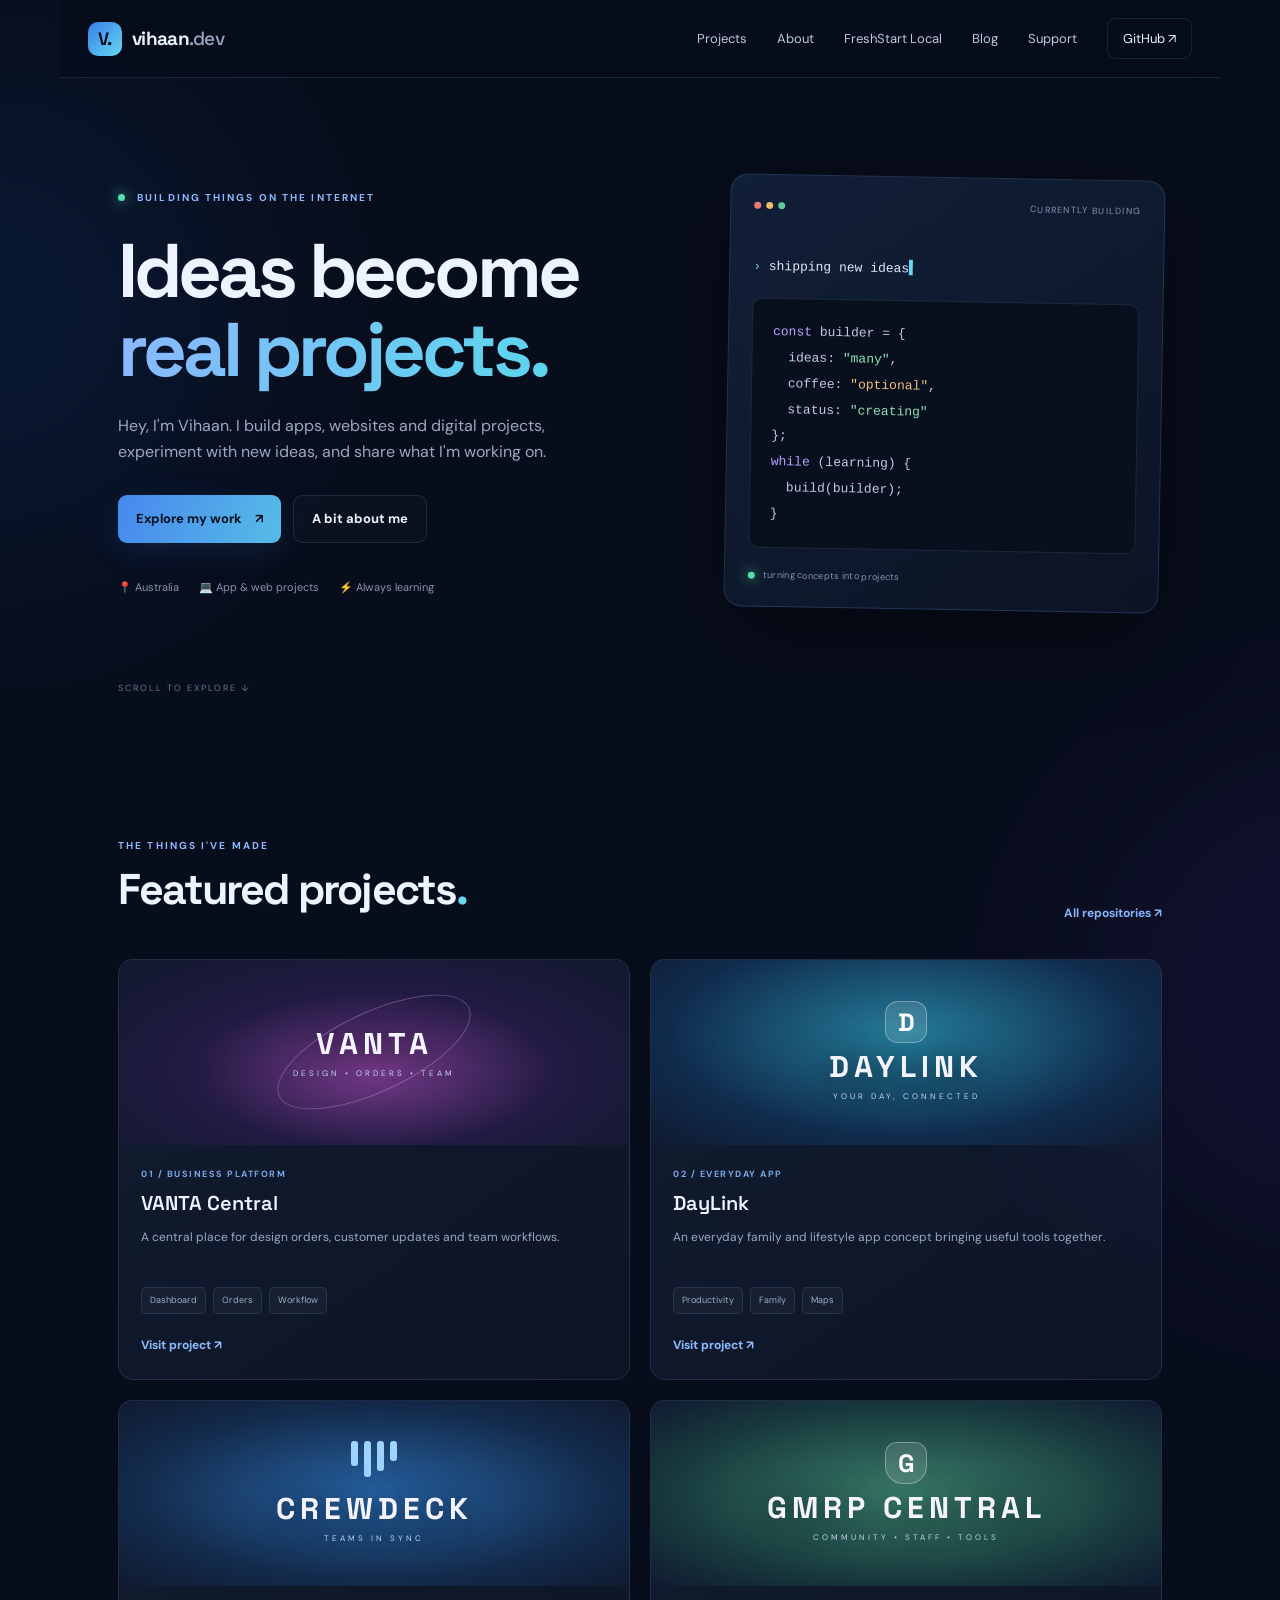
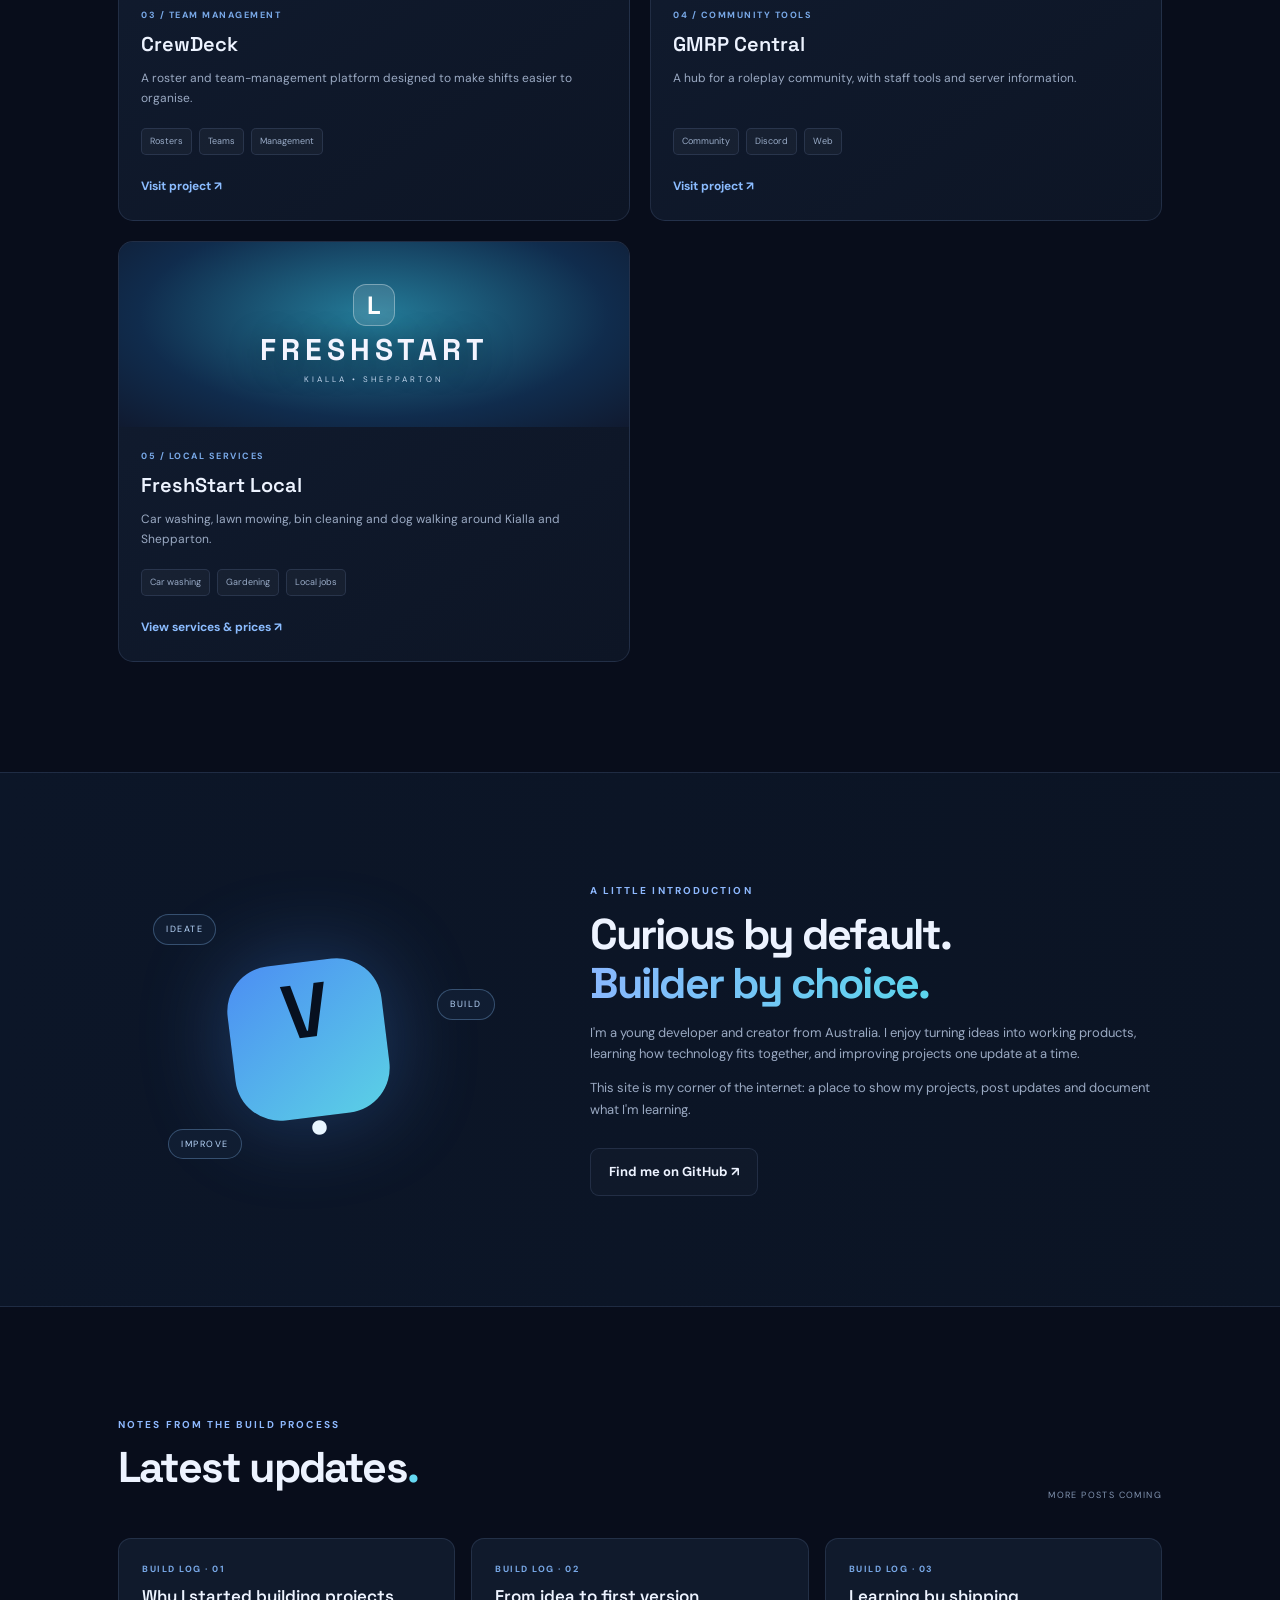
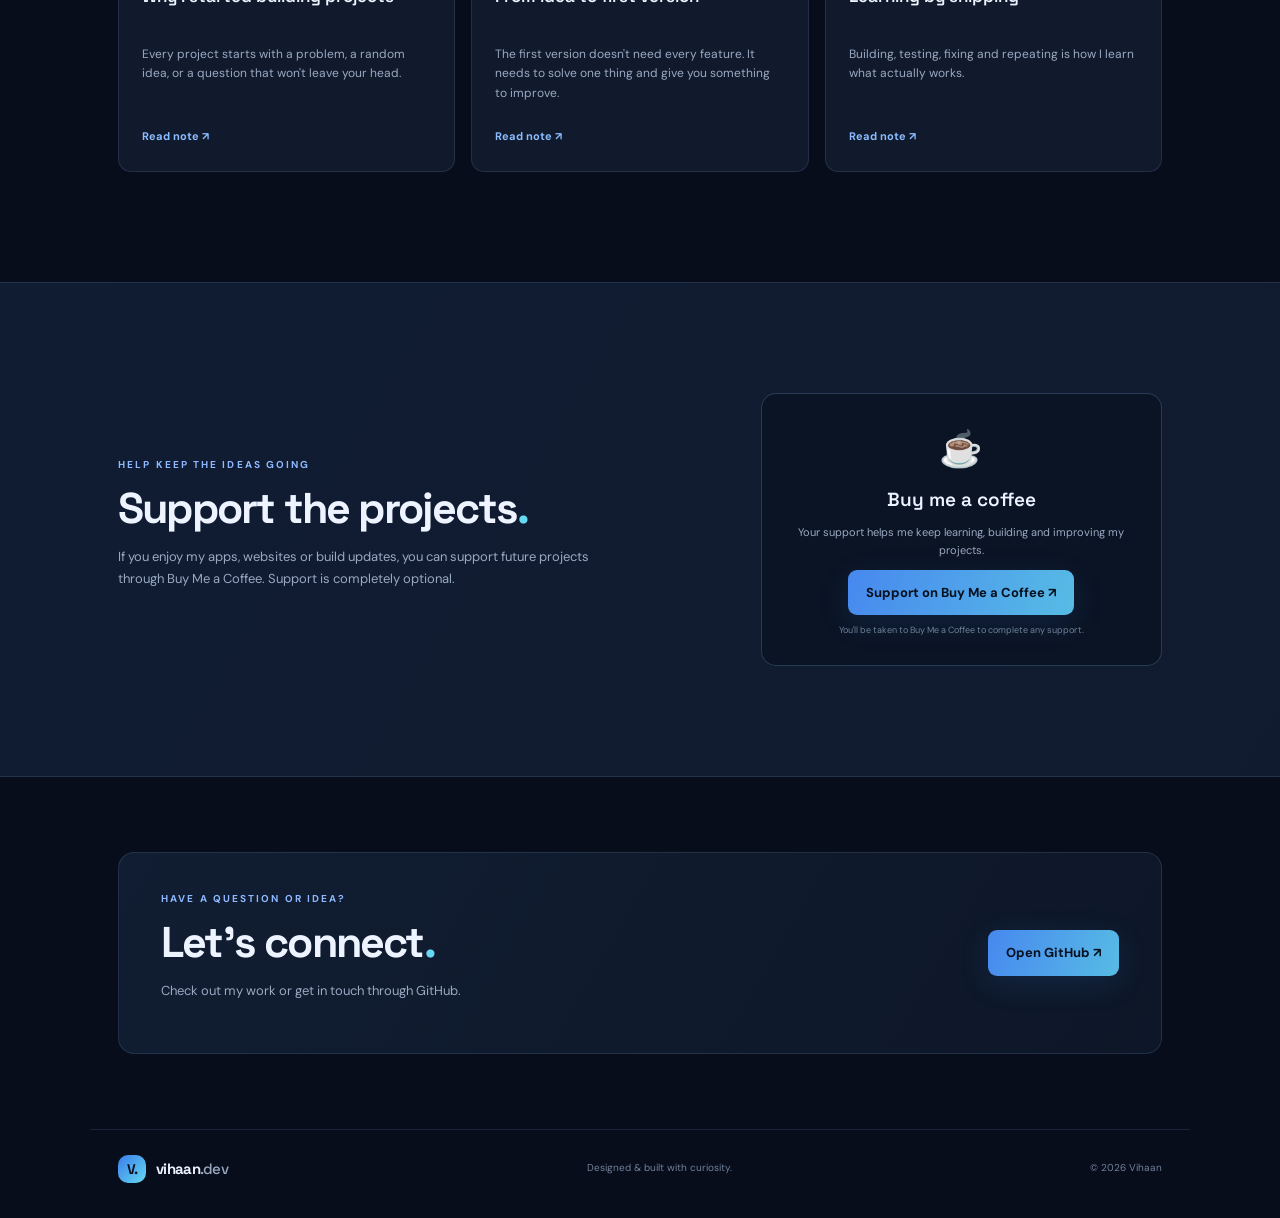
<file: index.html>
<!doctype html>
<html lang="en">
<head>
  <meta charset="utf-8">
  <meta name="viewport" content="width=device-width, initial-scale=1">
  <meta name="theme-color" content="#080d1b">
  <meta name="description" content="Vihaan's developer portfolio: apps, websites, experiments and updates.">
  <title>Vihaan | Developer & Builder</title>
  <link rel="preconnect" href="https://fonts.googleapis.com">
  <link rel="preconnect" href="https://fonts.gstatic.com" crossorigin>
  <link href="https://fonts.googleapis.com/css2?family=DM+Sans:wght@400;500;600;700&family=Space+Grotesk:wght@400;500;600;700&display=swap" rel="stylesheet">
  <link rel="stylesheet" href="styles.css">
  <script src="script.js" defer></script>
</head>
<body>
  <div class="ambient ambient-one"></div><div class="ambient ambient-two"></div>
  <header class="site-header">
    <a class="brand" href="#home" aria-label="Vihaan home"><span class="brand-mark">V.</span><span>vihaan<span class="muted">.dev</span></span></a>
    <button class="menu-toggle" aria-label="Toggle navigation" aria-expanded="false">☰</button>
    <nav class="nav">
      <a href="#projects">Projects</a><a href="#about">About</a><a href="local-services/">FreshStart Local</a><a href="#blog">Blog</a><a href="#support">Support</a>
      <a class="nav-cta" href="https://github.com/vihaanchillguy-ui" target="_blank" rel="noreferrer">GitHub ↗</a>
    </nav>
  </header>

  <main>
    <section class="hero section" id="home">
      <div class="hero-copy">
        <div class="eyebrow"><span class="status-dot"></span> BUILDING THINGS ON THE INTERNET</div>
        <h1>Ideas become<br><span class="gradient-text">real projects.</span></h1>
        <p class="hero-text">Hey, I'm Vihaan. I build apps, websites and digital projects, experiment with new ideas, and share what I'm working on.</p>
        <div class="hero-actions"><a class="button primary" href="#projects">Explore my work <span>↗</span></a><a class="button secondary" href="#about">A bit about me</a></div>
        <div class="hero-meta"><span>📍 Australia</span><span>💻 App & web projects</span><span>⚡ Always learning</span></div>
      </div>
      <div class="hero-card">
        <div class="card-top"><span class="window-dots"><i></i><i></i><i></i></span><span class="tiny-label">CURRENTLY BUILDING</span></div>
        <div class="terminal-line"><span class="terminal-prompt">›</span> <span id="typed-line">shipping new ideas</span><span class="cursor">▍</span></div>
        <div class="code-block"><span class="code-purple">const</span> builder = {<br>&nbsp;&nbsp;ideas: <span class="code-green">"many"</span>,<br>&nbsp;&nbsp;coffee: <span class="code-orange">"optional"</span>,<br>&nbsp;&nbsp;status: <span class="code-green">"creating"</span><br>};<br><span class="code-purple">while</span> (learning) {<br>&nbsp;&nbsp;build(builder);<br>}
        </div>
        <div class="card-bottom"><span class="live-pulse"></span> turning concepts into projects</div>
      </div>
      <a class="scroll-cue" href="#projects">SCROLL TO EXPLORE ↓</a>
    </section>

    <section class="section projects-section" id="projects">
      <div class="section-heading"><div><div class="eyebrow">THE THINGS I'VE MADE</div><h2>Featured projects<span class="accent">.</span></h2></div><a class="text-link" href="https://github.com/vihaanchillguy-ui?tab=repositories" target="_blank" rel="noreferrer">All repositories ↗</a></div>
      <div class="project-grid">
        <article class="project-card featured">
          <div class="project-art art-vanta"><span class="art-orbit"></span><span class="art-word">VANTA</span><span class="art-caption">DESIGN • ORDERS • TEAM</span></div>
          <div class="project-info"><div class="project-kicker">01 / BUSINESS PLATFORM</div><h3>VANTA Central</h3><p>A central place for design orders, customer updates and team workflows.</p><div class="tags"><span>Dashboard</span><span>Orders</span><span>Workflow</span></div><a class="text-link" href="https://vanta-central-236cf91c.base44.app" target="_blank" rel="noreferrer">Visit project ↗</a></div>
        </article>
        <article class="project-card">
          <div class="project-art art-daylink"><div class="daylink-icon">D</div><span class="art-word">DAYLINK</span><span class="art-caption">YOUR DAY, CONNECTED</span></div>
          <div class="project-info"><div class="project-kicker">02 / EVERYDAY APP</div><h3>DayLink</h3><p>An everyday family and lifestyle app concept bringing useful tools together.</p><div class="tags"><span>Productivity</span><span>Family</span><span>Maps</span></div><a class="text-link" href="https://daylink-daily-flow.base44.app" target="_blank" rel="noreferrer">Visit project ↗</a></div>
        </article>
        <article class="project-card">
          <div class="project-art art-crew"><div class="crew-bars"><i></i><i></i><i></i><i></i></div><span class="art-word">CREWDECK</span><span class="art-caption">TEAMS IN SYNC</span></div>
          <div class="project-info"><div class="project-kicker">03 / TEAM MANAGEMENT</div><h3>CrewDeck</h3><p>A roster and team-management platform designed to make shifts easier to organise.</p><div class="tags"><span>Rosters</span><span>Teams</span><span>Management</span></div><a class="text-link" href="https://crewdeckhub.com" target="_blank" rel="noreferrer">Visit project ↗</a></div>
        </article>
        <article class="project-card">
          <div class="project-art art-gmrp"><div class="gmrp-shield">G</div><span class="art-word">GMRP CENTRAL</span><span class="art-caption">COMMUNITY • STAFF • TOOLS</span></div>
          <div class="project-info"><div class="project-kicker">04 / COMMUNITY TOOLS</div><h3>GMRP Central</h3><p>A hub for a roleplay community, with staff tools and server information.</p><div class="tags"><span>Community</span><span>Discord</span><span>Web</span></div><a class="text-link" href="https://vihaanchillguy-ui.github.io/gmrp-central-site/" target="_blank" rel="noreferrer">Visit project ↗</a></div>
        </article>
        <article class="project-card"><div class="project-art art-daylink"><div class="daylink-icon">L</div><span class="art-word">FRESHSTART</span><span class="art-caption">KIALLA • SHEPPARTON</span></div><div class="project-info"><div class="project-kicker">05 / LOCAL SERVICES</div><h3>FreshStart Local</h3><p>Car washing, lawn mowing, bin cleaning and dog walking around Kialla and Shepparton.</p><div class="tags"><span>Car washing</span><span>Gardening</span><span>Local jobs</span></div><a class="text-link" href="local-services/">View services & prices ↗</a></div></article>
      </div>
    </section>

    <section class="about-section" id="about"><div class="section about-inner"><div class="about-visual"><div class="avatar">V<span>.</span></div><div class="orbit-label label-one">IDEATE</div><div class="orbit-label label-two">BUILD</div><div class="orbit-label label-three">IMPROVE</div></div><div class="about-copy"><div class="eyebrow">A LITTLE INTRODUCTION</div><h2>Curious by default.<br><span class="gradient-text">Builder by choice.</span></h2><p>I'm a young developer and creator from Australia. I enjoy turning ideas into working products, learning how technology fits together, and improving projects one update at a time.</p><p>This site is my corner of the internet: a place to show my projects, post updates and document what I'm learning.</p><a class="button secondary" href="https://github.com/vihaanchillguy-ui" target="_blank" rel="noreferrer">Find me on GitHub ↗</a></div></div></section>

    <section class="section blog-section" id="blog">
      <div class="section-heading"><div><div class="eyebrow">NOTES FROM THE BUILD PROCESS</div><h2>Latest updates<span class="accent">.</span></h2></div><span class="coming-label">MORE POSTS COMING</span></div>
      <div class="blog-grid">
        <article class="blog-card"><div class="blog-date">BUILD LOG · 01</div><h3>Why I started building projects</h3><p>Every project starts with a problem, a random idea, or a question that won't leave your head.</p><button class="read-more" data-post="0">Read note ↗</button></article>
        <article class="blog-card"><div class="blog-date">BUILD LOG · 02</div><h3>From idea to first version</h3><p>The first version doesn't need every feature. It needs to solve one thing and give you something to improve.</p><button class="read-more" data-post="1">Read note ↗</button></article>
        <article class="blog-card"><div class="blog-date">BUILD LOG · 03</div><h3>Learning by shipping</h3><p>Building, testing, fixing and repeating is how I learn what actually works.</p><button class="read-more" data-post="2">Read note ↗</button></article>
      </div>
    </section>

    <section class="support-section" id="support"><div class="section support-inner"><div><div class="eyebrow">HELP KEEP THE IDEAS GOING</div><h2>Support the projects<span class="accent">.</span></h2><p>If you enjoy my apps, websites or build updates, you can support future projects through Buy Me a Coffee. Support is completely optional.</p></div><div class="support-card"><div class="support-icon">☕</div><h3>Buy me a coffee</h3><p>Your support helps me keep learning, building and improving my projects.</p><a class="button primary" href="https://buymeacoffee.com/vihaansaini" target="_blank" rel="noopener noreferrer">Support on Buy Me a Coffee ↗</a><span class="secure-note">You'll be taken to Buy Me a Coffee to complete any support.</span></div></div></section>

    <section class="section contact-section"><div class="contact-box"><div><div class="eyebrow">HAVE A QUESTION OR IDEA?</div><h2>Let's connect<span class="accent">.</span></h2><p>Check out my work or get in touch through GitHub.</p></div><a class="button primary" href="https://github.com/vihaanchillguy-ui" target="_blank" rel="noreferrer">Open GitHub ↗</a></div></section>
  </main>
  <footer class="footer"><a class="brand" href="#home"><span class="brand-mark">V.</span><span>vihaan<span class="muted">.dev</span></span></a><span>Designed & built with curiosity.</span><span>© <span id="year"></span> Vihaan</span></footer>

  <dialog id="post-dialog" class="post-dialog"><button class="dialog-close" aria-label="Close">×</button><div class="eyebrow" id="dialog-kicker">BUILD LOG</div><h2 id="dialog-title"></h2><div id="dialog-body"></div></dialog>
</body>
</html>
</file>
<file: styles.css>
:root{--bg:#080d1b;--panel:#101a2d;--panel2:#0c1425;--text:#edf3ff;--muted:#9aa9c2;--blue:#5a9bff;--cyan:#65d8f2;--line:rgba(160,190,255,.13);--font:'DM Sans',sans-serif;--display:'Space Grotesk',sans-serif}*{box-sizing:border-box}html{scroll-behavior:smooth;scroll-padding-top:90px}body{margin:0;background:var(--bg);color:var(--text);font-family:var(--font);line-height:1.65;overflow-x:hidden}a{color:inherit;text-decoration:none}button{font:inherit}.ambient{position:absolute;width:480px;height:480px;border-radius:50%;filter:blur(120px);opacity:.13;pointer-events:none}.ambient-one{background:#1769d2;top:70px;left:-250px}.ambient-two{background:#5438d4;top:760px;right:-300px}.site-header{height:78px;max-width:1160px;margin:auto;padding:0 28px;display:flex;align-items:center;justify-content:space-between;position:sticky;top:0;z-index:20;background:rgba(8,13,27,.82);backdrop-filter:blur(18px);border-bottom:1px solid var(--line)}.brand{display:flex;align-items:center;gap:10px;font:700 19px var(--display);letter-spacing:-.7px}.brand-mark{display:grid;place-items:center;width:34px;height:34px;border-radius:10px;background:linear-gradient(135deg,#397ee9,#65d8f2);color:#07101f;font-size:18px}.muted{color:var(--muted);font-weight:500}.nav{display:flex;align-items:center;gap:30px;color:#bdc9dd;font-size:13px}.nav a:hover,.text-link:hover{color:var(--cyan)}.nav-cta{padding:9px 15px;border:1px solid var(--line);border-radius:9px;color:var(--text)!important}.menu-toggle{display:none;background:none;color:white;border:0;font-size:23px}.section{max-width:1100px;margin:auto;padding:110px 28px}.hero{min-height:650px;display:grid;grid-template-columns:1.12fr .88fr;align-items:center;gap:55px;position:relative;padding-top:90px}.eyebrow{font-size:10px;letter-spacing:2.1px;font-weight:700;color:#8eb9ff}.status-dot,.live-pulse{display:inline-block;width:7px;height:7px;border-radius:50%;background:#55e0ad;margin-right:8px;box-shadow:0 0 13px #55e0ad}.hero h1{font:700 clamp(48px,7vw,76px)/1.04 var(--display);letter-spacing:-4px;margin:24px 0}.gradient-text{background:linear-gradient(100deg,#8ab8ff,#5bd5ec);-webkit-background-clip:text;background-clip:text;color:transparent}.hero-text{max-width:510px;color:var(--muted);font-size:16px}.hero-actions{display:flex;gap:12px;margin:30px 0}.button{display:inline-flex;align-items:center;justify-content:center;gap:13px;padding:12px 18px;border-radius:9px;font-size:13px;font-weight:700;transition:.2s}.button:hover{transform:translateY(-2px)}.primary{background:linear-gradient(110deg,#4788ef,#57bce5);color:#06101f;box-shadow:0 8px 30px #347cdb25}.secondary{border:1px solid var(--line);background:#ffffff05;color:var(--text)}.hero-meta{display:flex;gap:20px;flex-wrap:wrap;color:#8494ae;font-size:11px;margin-top:35px}.hero-card{background:linear-gradient(145deg,#111f37,#0c1425);border:1px solid #6a9bdb35;border-radius:18px;padding:23px;box-shadow:0 25px 90px #0006;transform:rotate(1deg)}.card-top,.card-bottom{display:flex;justify-content:space-between;align-items:center}.window-dots{display:flex;gap:5px}.window-dots i{width:7px;height:7px;background:#54708f;border-radius:50%}.window-dots i:first-child{background:#ef7979}.window-dots i:nth-child(2){background:#eabf69}.window-dots i:nth-child(3){background:#62c99b}.tiny-label,.card-bottom{font-size:9px;letter-spacing:1.3px;color:#8395b2}.terminal-line{margin:45px 0 24px;font:500 13px monospace;color:#dceaff}.terminal-prompt{color:#65d8f2}.cursor{color:#65d8f2;animation:blink 1s steps(2) infinite}@keyframes blink{50%{opacity:0}}.code-block{font:13px/2 monospace;color:#bdcce5;background:#080f1d;border:1px solid var(--line);border-radius:10px;padding:20px}.code-purple{color:#b6a2ff}.code-green{color:#8ee2b8}.code-orange{color:#f4bc83}.card-bottom{justify-content:flex-start;margin-top:20px;letter-spacing:.3px}.scroll-cue{position:absolute;bottom:32px;left:28px;color:#65758f;font-size:9px;letter-spacing:2px}.section-heading{display:flex;justify-content:space-between;align-items:end;margin-bottom:35px}.section-heading h2,.about-copy h2,.support-inner h2,.contact-box h2{font:700 clamp(32px,4vw,43px)/1.15 var(--display);letter-spacing:-1.8px;margin:10px 0}.accent{color:var(--cyan)}.text-link{font-size:12px;font-weight:700;color:#8bbcff}.project-grid{display:grid;grid-template-columns:repeat(2,1fr);gap:20px}.project-card{overflow:hidden;background:linear-gradient(145deg,#111c30,#0d1525);border:1px solid var(--line);border-radius:15px;transition:.25s}.project-card:hover{transform:translateY(-5px);border-color:#5798df66}.project-art{height:185px;position:relative;overflow:hidden;display:flex;align-items:center;justify-content:center;flex-direction:column;gap:4px}.art-vanta{background:radial-gradient(ellipse at 50% 60%,#773a8a,#211b43 50%,#11182c)}.art-daylink{background:radial-gradient(ellipse at 50% 40%,#247c99,#102c4d 65%,#101a30)}.art-crew{background:radial-gradient(ellipse at 50% 50%,#2762a2,#132b4c 65%,#101a30)}.art-gmrp{background:radial-gradient(ellipse at 50% 50%,#397b68,#183a3d 65%,#101a30)}.art-word{font:700 30px var(--display);letter-spacing:5px;color:#f3f4ff;text-shadow:0 4px 30px #0008}.art-caption{font-size:8px;letter-spacing:3px;color:#c2d5ed}.art-orbit{position:absolute;width:210px;height:80px;border:1px solid #e1a4ff55;border-radius:50%;transform:rotate(-25deg)}.daylink-icon,.gmrp-shield{width:42px;height:42px;border-radius:13px;display:grid;place-items:center;background:#ffffff20;border:1px solid #ffffff55;font:700 25px var(--display);color:white}.gmrp-shield{border-radius:12px 12px 18px 18px}.crew-bars{display:flex;gap:6px;margin-bottom:8px}.crew-bars i{width:7px;height:25px;border-radius:3px;background:#9ed3ff}.crew-bars i:nth-child(2){height:36px}.crew-bars i:nth-child(3){height:30px}.crew-bars i:nth-child(4){height:20px}.project-info{padding:22px}.project-kicker,.blog-date{font-size:9px;letter-spacing:1.5px;color:#79a9e8;font-weight:700}.project-info h3,.blog-card h3{font:600 20px var(--display);margin:8px 0}.project-info p,.blog-card p{font-size:12px;color:var(--muted);min-height:42px}.tags{display:flex;gap:7px;flex-wrap:wrap;margin:17px 0}.tags span{font-size:9px;padding:5px 8px;border-radius:5px;background:#ffffff09;color:#9aacc8;border:1px solid var(--line)}.about-section{background:linear-gradient(90deg,#0c1628,#0b1424);border-block:1px solid var(--line)}.about-inner{display:grid;grid-template-columns:.8fr 1.2fr;align-items:center;gap:90px}.about-visual{height:310px;display:grid;place-items:center;position:relative}.avatar{width:155px;height:155px;border-radius:45px;display:grid;place-items:center;background:linear-gradient(145deg,#4c8ef3,#5bd1e5);color:#07101f;font:700 76px var(--display);box-shadow:0 0 90px #458be955;transform:rotate(-7deg)}.avatar span{color:#e9f6ff}.orbit-label{position:absolute;border:1px solid #6e9fce66;background:#101d32;padding:7px 12px;border-radius:30px;font-size:9px;letter-spacing:1.5px;color:#b8d6fa}.label-one{top:30px;left:35px}.label-two{right:5px;top:105px}.label-three{bottom:35px;left:50px}.about-copy p,.support-inner p,.contact-box p{color:var(--muted);font-size:13px;max-width:560px}.about-copy .button{margin-top:15px}.blog-grid{display:grid;grid-template-columns:repeat(3,1fr);gap:16px}.blog-card{padding:23px;background:#101a2c;border:1px solid var(--line);border-radius:13px}.blog-card h3{font-size:17px;min-height:48px}.blog-card p{min-height:65px}.read-more{padding:0;border:0;background:none;color:#8bbcff;font-size:11px;font-weight:700;cursor:pointer}.coming-label{font-size:9px;letter-spacing:1.4px;color:#8395b2}.support-section{background:linear-gradient(120deg,#101c32,#111b30);border-block:1px solid var(--line)}.support-inner{display:grid;grid-template-columns:1fr .7fr;align-items:center;gap:70px}.support-inner p{max-width:490px}.small-note{font-size:10px!important;color:#71839e!important}.support-card{padding:27px;border:1px solid #70a9e144;background:#0b1424;border-radius:15px;text-align:center}.support-icon{font-size:35px;color:#75c9ee}.support-card h3{font:600 19px var(--display);margin:8px}.support-card p{font-size:11px}.disabled{background:#24334a;color:#8798b2;cursor:not-allowed;margin:10px 0}.secure-note{display:block;font-size:9px;color:#6e809a;margin-top:8px}.contact-section{padding-top:75px;padding-bottom:75px}.contact-box{border:1px solid var(--line);border-radius:16px;padding:38px 42px;background:linear-gradient(120deg,#111d32,#0d1728);display:flex;align-items:center;justify-content:space-between;gap:20px}.contact-box h2{margin-bottom:4px}.footer{max-width:1100px;margin:auto;padding:25px 28px 35px;border-top:1px solid var(--line);display:flex;align-items:center;justify-content:space-between;color:#71819a;font-size:10px}.footer .brand{color:var(--text);font-size:15px}.footer .brand-mark{width:28px;height:28px;font-size:14px}.post-dialog{width:min(560px,calc(100% - 30px));background:#101b2e;color:var(--text);border:1px solid #6a9bdb55;border-radius:16px;padding:35px;box-shadow:0 20px 100px #000b}.post-dialog::backdrop{background:#030712c9;backdrop-filter:blur(5px)}.post-dialog h2{font:700 28px var(--display);margin:10px 0 20px}.post-dialog p{color:var(--muted);font-size:13px}.dialog-close{position:absolute;right:17px;top:12px;background:none;border:0;color:#aabbd3;font-size:25px;cursor:pointer}@media(max-width:760px){.site-header{height:68px;padding:0 20px}.menu-toggle{display:block}.nav{display:none;position:absolute;top:68px;left:0;right:0;padding:20px;background:#0b1425;border-bottom:1px solid var(--line);flex-direction:column;gap:18px}.nav.open{display:flex}.hero{grid-template-columns:1fr;gap:35px;padding-top:75px;padding-bottom:100px}.hero h1{font-size:58px}.hero-card{max-width:500px;width:100%;margin:auto}.scroll-cue{bottom:35px}.section{padding:78px 22px}.project-grid{gap:13px}.project-art{height:145px}.project-info{padding:17px}.about-inner{grid-template-columns:1fr;gap:25px}.about-visual{height:240px}.blog-grid{grid-template-columns:1fr}.blog-card h3,.blog-card p{min-height:0}.support-inner{grid-template-columns:1fr;gap:25px}.contact-box{padding:28px;align-items:flex-start;flex-direction:column}.footer{padding-inline:22px;gap:15px;flex-wrap:wrap}}@media(max-width:480px){.hero h1{font-size:48px;letter-spacing:-2.8px}.hero-meta{gap:10px}.section-heading{align-items:flex-start;gap:15px;flex-direction:column}.project-grid{grid-template-columns:1fr}.project-art{height:170px}.footer{font-size:9px}.footer .brand{width:100%}}
</file>
